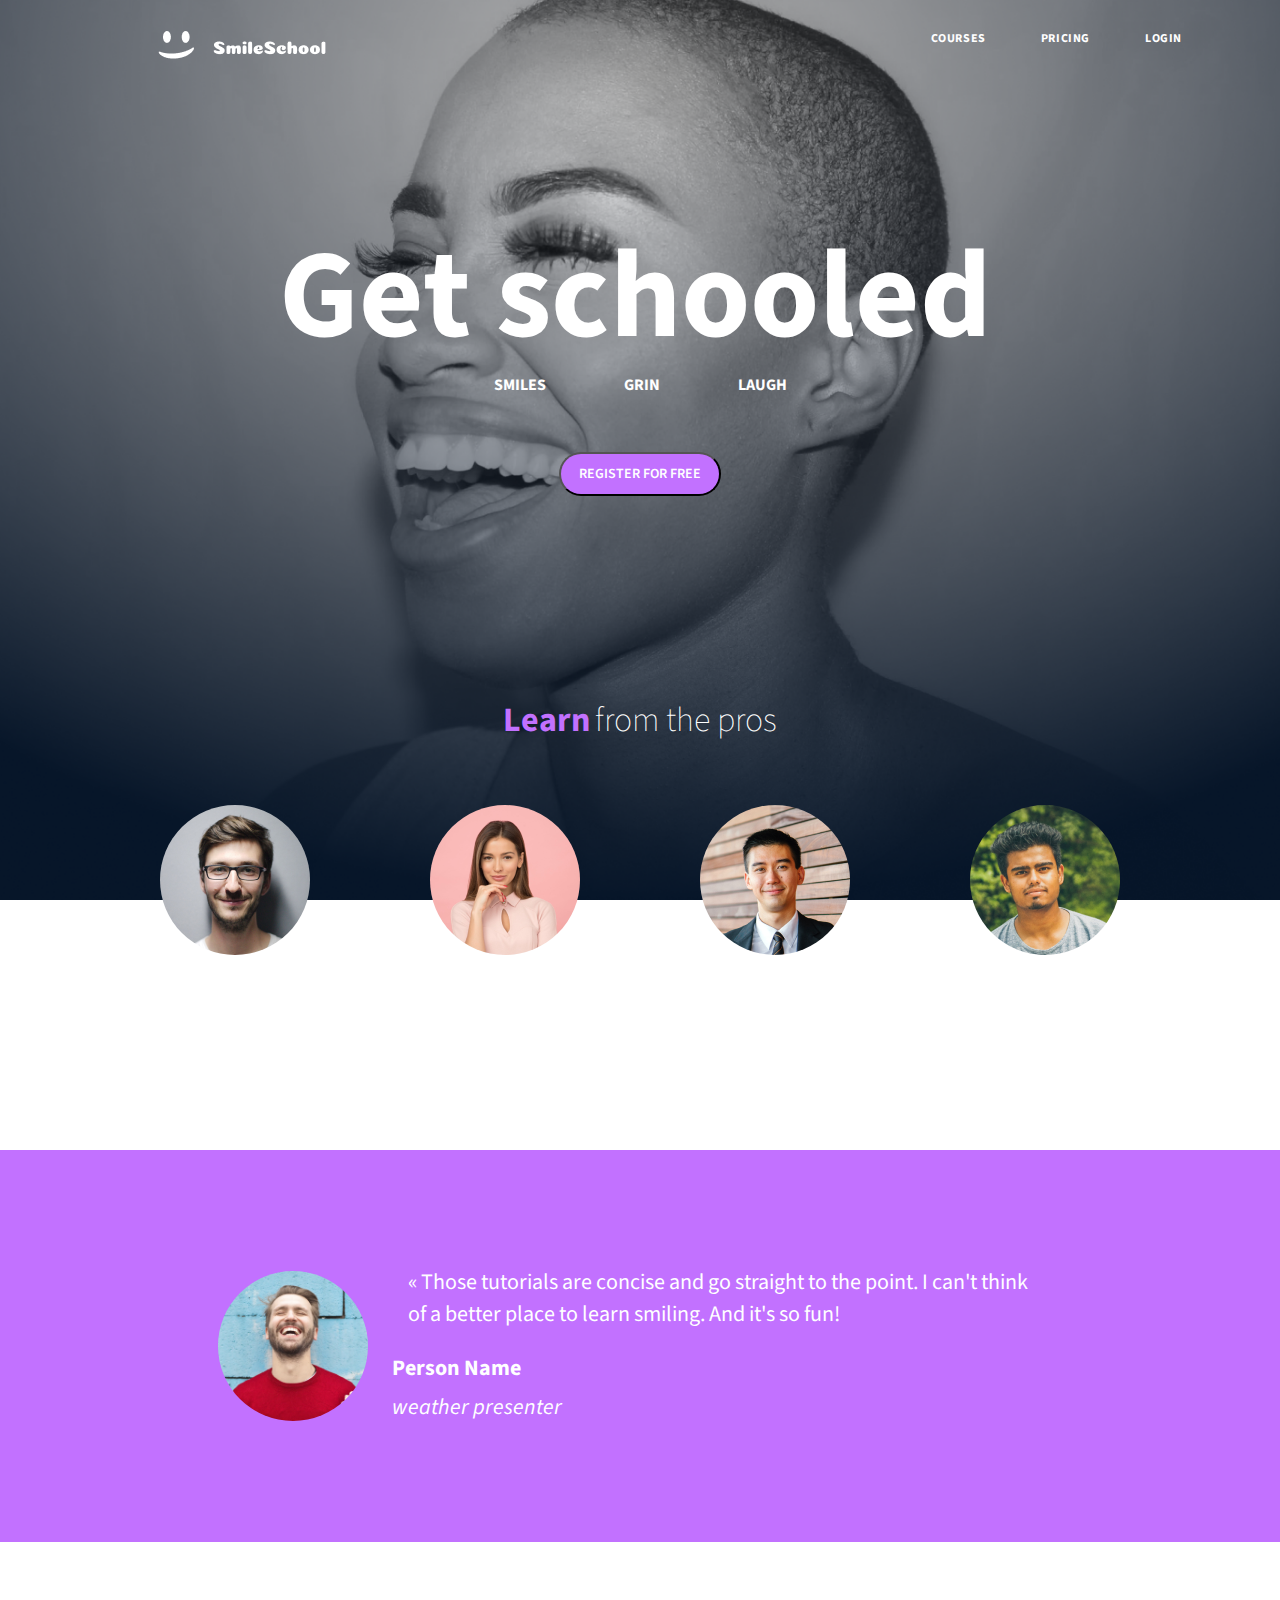
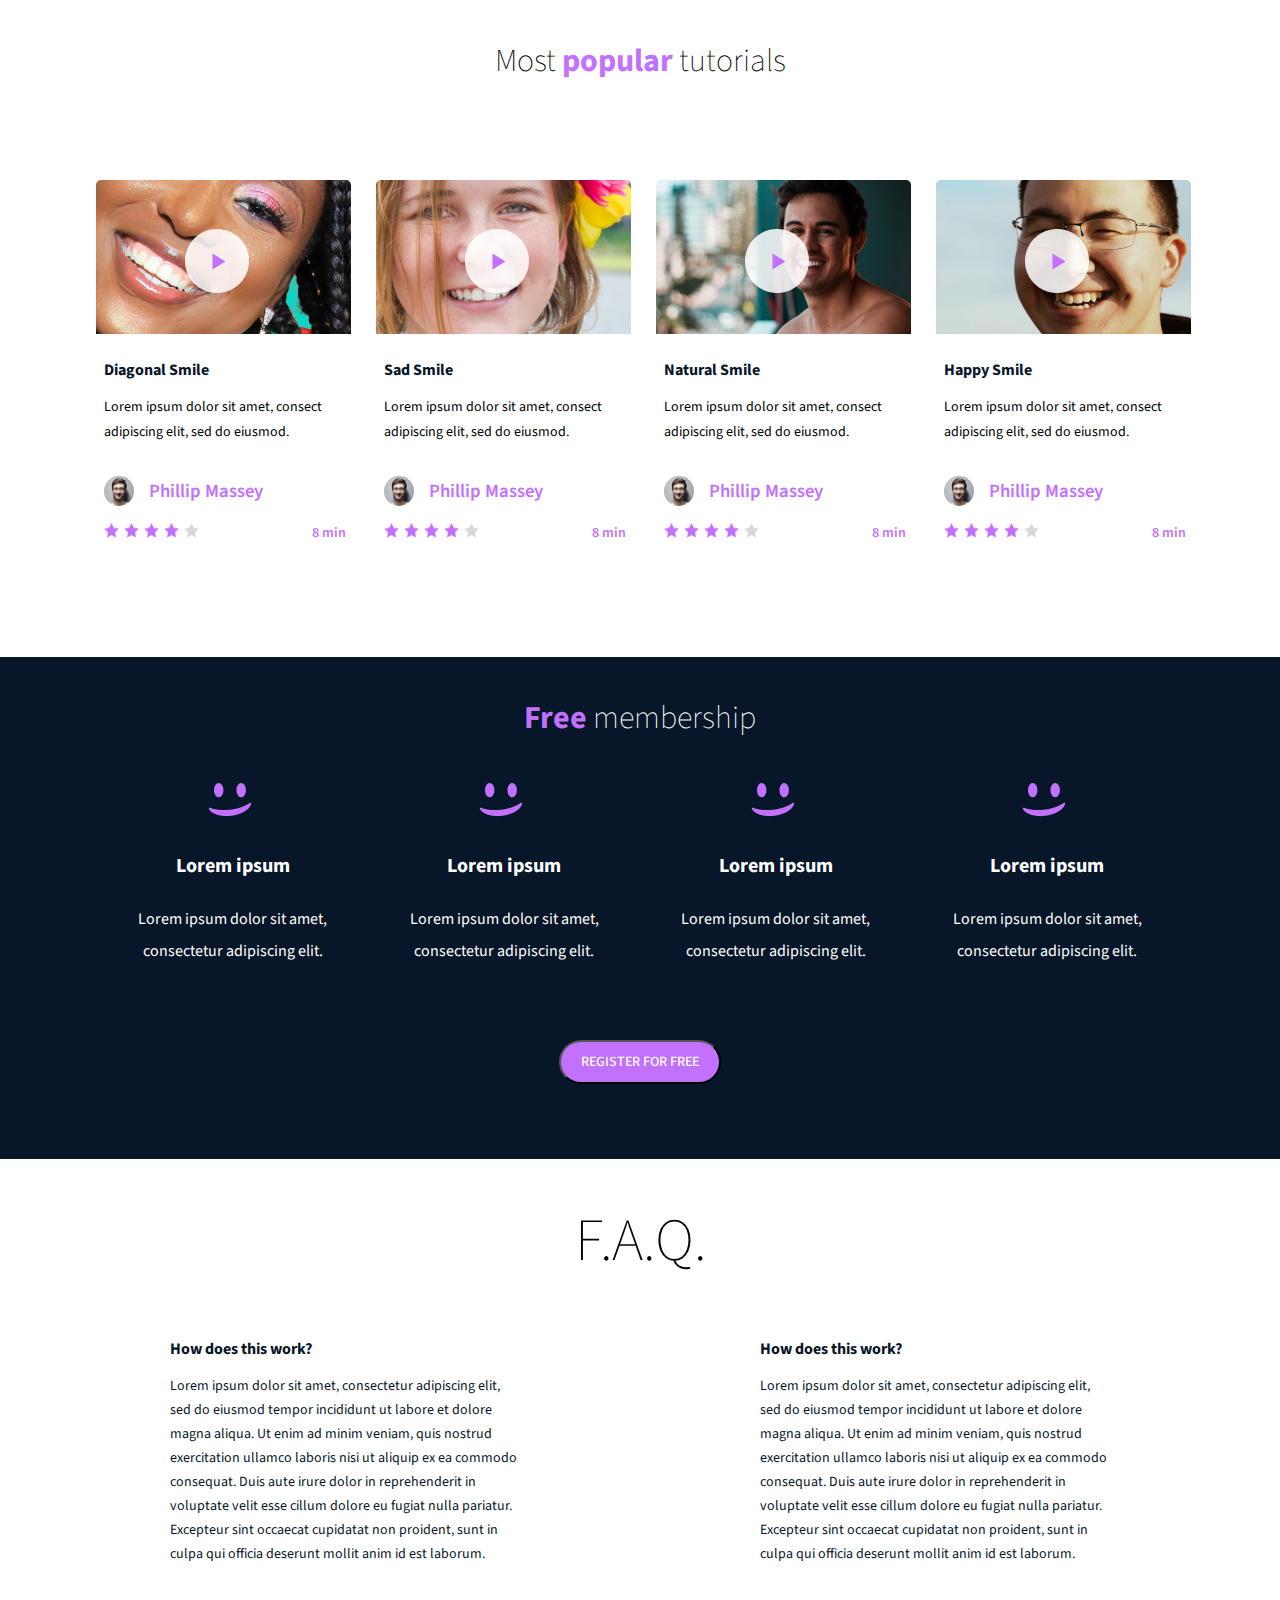
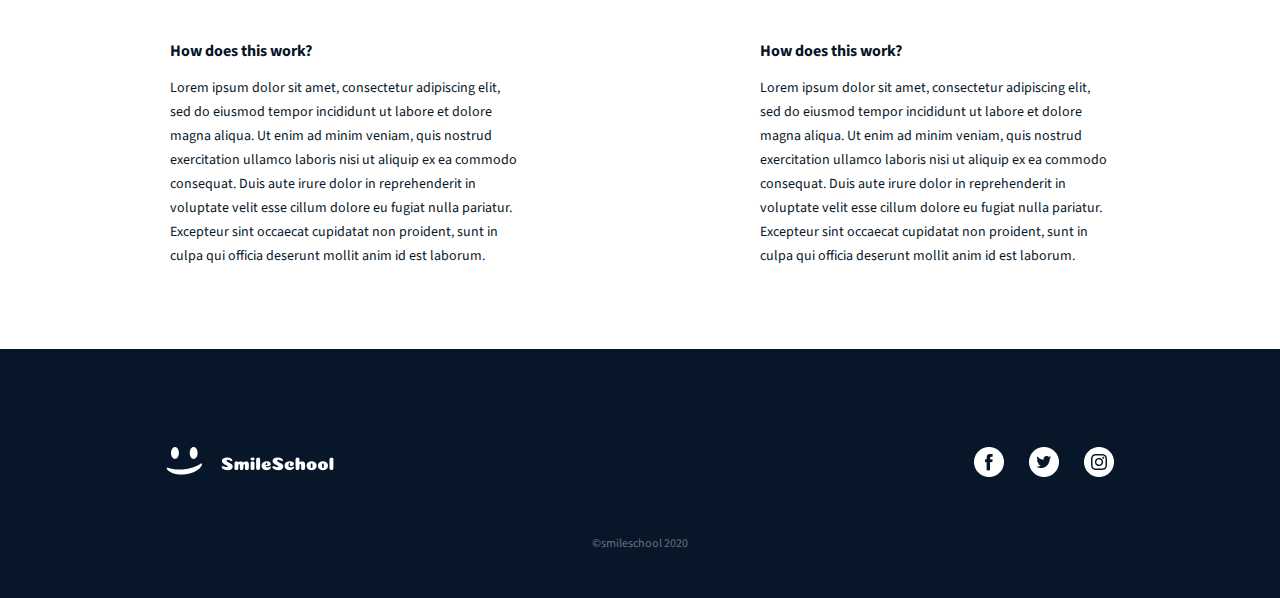
<file: css_advanced/index.html>
<!DOCTYPE html>
<html lang="en">
<head>
    <meta charset='UTF-8'>
    <meta name="viewport" content="initial-scale=1.0">
    <title>SmileSchool</title>
    <link rel="stylesheet" href="styles.css">
    <link href="https://fonts.googleapis.com/css2?family=Source+Sans+Pro:wght@400;700&display=swap" rel="stylesheet">
</head>
<body>

    <!-- Header -->
    <header>
        <!-- Container for links/logo -->
        <div id="navigation-bar">
            <a href="link_url" id="logo-link">
                <!-- SmileSchool Logo -->
                <img src="images/logo_with_name.png" alt="SmileLogo" id="logo-img">
            </a>
            <!-- Menu Links -->
            <div id="menu-container">
                <a href="#" class="menu-link">COURSES</a>
                <a href="#" class="menu-link">PRICING</a>
                <a href="#'" class="menu-link">LOGIN</a>
            </div>
        </div>

        <!-- Banner -->
        <section id="banner-section">
            <div id="banner">
                <h1 id="banner-heading">Get schooled </h1>
                <p id="banner-subheading"> SMILES GRIN LAUGH</p>
                <button id="register-button"> REGISTER FOR FREE </button>
            </div>
            <!-- Pro Head Shots with Awards-->
            <div id="pro-section">
                <h2 id="pro-heading">
                    <span id="learn">Learn</span> <span id="from-the-pros"> from the pros</span></h2>
            <div id="pro-headshots">
                <!-- Phillip Massey -->
                <div class="pro-container" id="phillip">
                    <img src="images/phillip.png" alt="PhillipMassey" class="pro-img">
                    <h3 class="pro-name">Phillip Massey</h3>
                    <p class="pro-award">&laquo; Smile of the year &raquo; 2018-2019</p>
                </div>
                <!-- Nannie Lawrence -->
                <div class="pro-container" id="nannie">
                    <img src="images/nannie.png" alt="NannieLawrence" class="pro-img">
                    <h3 class="pro-name">Nannie Lawrence</h3>
                    <p class="pro-award"> Best &laquo; little smile &raquo; 2017</p>
                </div>
                <!-- Bruce Walters -->
                <div class="pro-container" id="bruce">
                    <img src="images/bruce.png" alt="BruceWalters" class="pro-img">
                    <h3 class="pro-name">Bruce Walters</h3>
                    <p class="pro-award"> Best &laquo; Friend Smile &raquo; live performance 2019</p>
                </div>
                <!-- Henry Hughes -->
                <div class="pro-container" id="henry">
                    <img src="images/henry.png" alt="HenryHughes" class="pro-img">
                    <h3 class="pro-name">Henry Hughes</h3>
                    <p class="pro-award">&laquo; 24h smiles &raquo; winner 2016 - 2019 </p>
                </div>
            </div>
            </div>
        </section>
    </header>
    <main>

        <!-- Testimonial -->
        <section id="testimonial-section">
            <div id="testimonial">
                <!-- Laughing guy with quote -->
                <img src="images/testimonial.png" alt="QuoteImage" id="quote-img">
                <div id="quote-text">
                    <blockquote>
                       &laquo; Those tutorials are concise and go straight to the point. I can't think of a better place to learn smiling. And it's so fun!  
                    </blockquote>
                    <p id="quote-author">Person Name</p>
                    <p id="quote-title">weather presenter</p>
                </div>
            </div>
        </section>

        <!-- Tutorial Section with Video Links -->
        <section id="tutorials-section">
            <h1 id="tutorials-heading">Most<span id="popular"> popular </span>tutorials</h1>
            <div id="tutorials">
                <!-- Diagonal Smile -->
                <div class="tutorial-card" id="diagonal-smile">
                    <div class="video-images">
                        <img src="images/diagonalsmile.png" alt="DiagonalSmile" class="tutorial-img">
                        <img src="images/play.png" alt="play-button" class="play-button">
                    </div>
                    <h2 class="tutorial-title">Diagonal Smile</h2>
                    <p class="tutorial-description">Lorem ipsum dolor sit amet, consect adipiscing elit, sed do eiusmod.</p>
                    <div class="tutorial-author">
                        <div class="author-details">
                        <img src="images/phillip.png" alt="PhillipMassey" class="author-img">
                        <h3 class="author-name">Phillip Massey</h3>
                        </div>
                    <div class="tutorial-rating">
                        <div class="star-rating">
                            <img src="images/Star_1.png" alt="1-star" class="star-img">
                            <img src="images/Star_2.png" alt="2-star" class="star-img">
                            <img src="images/Star_3.png" alt="3-star" class="star-img">
                            <img src="images/Star_4.png" alt="4-star" class="star-img">
                            <img src="images/Star_5_blank.png" alt="5-star" class="star-img">
                        </div>
                        <p class="tutorial-length">8 min</p>
                    </div>
                    </div>
                </div>
                <!-- Sad Smile -->
                <div class="tutorial-card" id="sad-smile">
                    <div class="video-images">
                        <img src="images/sadsmile.png" alt="SadSmile" class="tutorial-img">
                        <img src="images/play.png" alt="play-button" class="play-button">
                    </div>                    <h2 class="tutorial-title">Sad Smile</h2>
                    <p class="tutorial-description">Lorem ipsum dolor sit amet, consect adipiscing elit, sed do eiusmod.</p>
                    <div class="tutorial-author">
                        <div class="author-details">
                        <img src="images/phillip.png" alt="PhillipMassey" class="author-img">
                        <h3 class="author-name">Phillip Massey</h3>
                        </div>
                    <div class="tutorial-rating">
                        <div class="star-rating">
                            <img src="images/Star_1.png" alt="1-star" class="star-img">
                            <img src="images/Star_2.png" alt="2-star" class="star-img">
                            <img src="images/Star_3.png" alt="3-star" class="star-img">
                            <img src="images/Star_4.png" alt="4-star" class="star-img">
                            <img src="images/Star_5_blank.png" alt="5-star" class="star-img">
                        </div>
                        <p class="tutorial-length">8 min</p>
                    </div>
                    </div>
                </div>
                <!-- Natural Smile -->
                <div class="tutorial-card" id="natural-smile">
                    <div class="video-images">
                        <img src="images/naturalsmile.png" alt="NaturalSmile" class="tutorial-img">
                        <img src="images/play.png" alt="play-button" class="play-button">
                    </div>                    
                    <h2 class="tutorial-title">Natural Smile</h2>
                    <p class="tutorial-description">Lorem ipsum dolor sit amet, consect adipiscing elit, sed do eiusmod.</p>
                    <div class="tutorial-author">
                        <div class="author-details">
                        <img src="images/phillip.png" alt="PhillipMassey" class="author-img">
                        <h3 class="author-name">Phillip Massey</h3>
                        </div>
                    <div class="tutorial-rating">
                        <div class="star-rating">
                            <img src="images/Star_1.png" alt="1-star" class="star-img">
                            <img src="images/Star_2.png" alt="2-star" class="star-img">
                            <img src="images/Star_3.png" alt="3-star" class="star-img">
                            <img src="images/Star_4.png" alt="4-star" class="star-img">
                            <img src="images/Star_5_blank.png" alt="5-star" class="star-img">
                        </div>
                        <p class="tutorial-length">8 min</p>
                    </div>
                    </div>
                </div>
                <!-- Happy Smile -->
                <div class="tutorial-card" id="happy-smile">
                    <div class="video-images">
                        <img src="images/happysmile.png" alt="HappySmile" class="tutorial-img">
                        <img src="images/play.png" alt="play-button" class="play-button">
                    </div>
                    <h2 class="tutorial-title">Happy Smile</h2>
                    <p class="tutorial-description">Lorem ipsum dolor sit amet, consect adipiscing elit, sed do eiusmod.</p>
                    <div class="tutorial-author">
                        <div class="author-details">
                        <img src="images/phillip.png" alt="PhillipMassey" class="author-img">
                        <h3 class="author-name">Phillip Massey</h3>
                        </div>
                    <div class="tutorial-rating">
                        <div class="star-rating">
                            <img src="images/Star_1.png" alt="1-star" class="star-img">
                            <img src="images/Star_2.png" alt="2-star" class="star-img">
                            <img src="images/Star_3.png" alt="3-star" class="star-img">
                            <img src="images/Star_4.png" alt="4-star" class="star-img">
                            <img src="images/Star_5_blank.png" alt="5-star" class="star-img">
                        </div>
                        <p class="tutorial-length">8 min</p>
                    </div>
                    </div>
                </div>
            </div>
        </section>

        <!-- Free Membership Section -->
        <section id="membership-section">
            <h1 id="membership-heading"><span id="free">Free</span> membership</h1>
            <div id="membership-container">
                <!-- Lorem ipsum div x4 -->
                <div class="membership-block">
                    <img src="images/smilelogo.png" alt="LoremIpsum" class="membership-block-img">
                    <h2 class="membership-block-title">Lorem ipsum</h2>
                    <p class="membership-block-description">Lorem ipsum dolor sit amet, consectetur adipiscing elit.</p>
                </div>
                <div class="membership-block">
                    <img src="images/smilelogo.png" alt="LoremIpsum" class="membership-block-img">
                    <h2 class="membership-block-title">Lorem ipsum</h2>
                    <p class="membership-block-description">Lorem ipsum dolor sit amet, consectetur adipiscing elit.</p>
                </div>
                <div class="membership-block">
                    <img src="images/smilelogo.png" alt="LoremIpsum" class="membership-block-img">
                    <h2 class="membership-block-title">Lorem ipsum</h2>
                    <p class="membership-block-description">Lorem ipsum dolor sit amet, consectetur adipiscing elit.</p>
                </div>
                <div class="membership-block">
                    <img src="images/smilelogo.png" alt="LoremIpsum" class="membership-block-img">
                    <h2 class="membership-block-title">Lorem ipsum</h2>
                    <p class="membership-block-description">Lorem ipsum dolor sit amet, consectetur adipiscing elit.</p>
                </div>
            </div>
            <!-- Register button -->
            <button id="reg-button-2">REGISTER FOR FREE</button>
        </section>

        <!-- F.A.Q. Section-->
        <section id="faq-section">
            <h1 id="faq-heading">F.A.Q.</h1>
            <div id="faq-container">
            <!-- How does this work div x4-->
                <div class="faq-row">
                    <div class="faq-item">
                        <h2 class="faq-question">How does this work?</h2>
                        <p class="faq-response">Lorem ipsum dolor sit amet, consectetur adipiscing elit, sed do eiusmod tempor incididunt ut labore et dolore magna aliqua. Ut enim ad minim veniam, quis nostrud exercitation ullamco laboris nisi ut aliquip ex ea commodo consequat. Duis aute irure dolor in reprehenderit in voluptate velit esse cillum dolore eu fugiat nulla pariatur. Excepteur sint occaecat cupidatat non proident, sunt in culpa qui officia deserunt mollit anim id est laborum.</p>
                    </div>
                    <div class="faq-item">
                        <h2 class="faq-question">How does this work?</h2>
                        <p class="faq-response">Lorem ipsum dolor sit amet, consectetur adipiscing elit, sed do eiusmod tempor incididunt ut labore et dolore magna aliqua. Ut enim ad minim veniam, quis nostrud exercitation ullamco laboris nisi ut aliquip ex ea commodo consequat. Duis aute irure dolor in reprehenderit in voluptate velit esse cillum dolore eu fugiat nulla pariatur. Excepteur sint occaecat cupidatat non proident, sunt in culpa qui officia deserunt mollit anim id est laborum.</p>
                    </div>
                </div>
                <div class="faq-row">
                    <div class="faq-item">
                        <h2 class="faq-question">How does this work?</h2>
                        <p class="faq-response">Lorem ipsum dolor sit amet, consectetur adipiscing elit, sed do eiusmod tempor incididunt ut labore et dolore magna aliqua. Ut enim ad minim veniam, quis nostrud exercitation ullamco laboris nisi ut aliquip ex ea commodo consequat. Duis aute irure dolor in reprehenderit in voluptate velit esse cillum dolore eu fugiat nulla pariatur. Excepteur sint occaecat cupidatat non proident, sunt in culpa qui officia deserunt mollit anim id est laborum.</p>
                    </div>
                    <div class="faq-item">
                        <h2 class="faq-question">How does this work?</h2>
                        <p class="faq-response">Lorem ipsum dolor sit amet, consectetur adipiscing elit, sed do eiusmod tempor incididunt ut labore et dolore magna aliqua. Ut enim ad minim veniam, quis nostrud exercitation ullamco laboris nisi ut aliquip ex ea commodo consequat. Duis aute irure dolor in reprehenderit in voluptate velit esse cillum dolore eu fugiat nulla pariatur. Excepteur sint occaecat cupidatat non proident, sunt in culpa qui officia deserunt mollit anim id est laborum.</p>
                    </div>
                </div>
            </div>
        </section>
    </main>

    <!-- Footer section -->
    <footer id="footer-section">
        <div id="footer-container">
            <div id="footer-logo">
                <!-- Smile School Logo -->
                <img src="images/logo_with_name.png" alt="logo" id="footer-logo-img" >
            </div>
                <div id="social-icons">
                    <!-- Social Media Icons -->
                    <a href="#">
                        <img src="images/Facebook_White.png" alt="Facebook" class="social-icon"></a>
                    <a href="#">
                        <img src="images/Twitter_White.png" alt="Twitter" class="social-icon"></a>
                    <a href="#">
                        <img src="images/Instagram_White.png" alt="Instagram" class="social-icon"></a>
                </div>
        </div>
        <!-- Copyright -->
        <p class="copyright-text">&copy;smileschool 2020</p>
    </footer>
</body>
</html>
</file>
<file: css_advanced/styles.css>
body {
    margin: 0;
    padding: 0;
    background-color: #FFFFFF;
    font-family: "Source Sans Pro";
    width: 100%;
}

/* Header */

header {
    background-image: url('images/background.png');
    background-size: cover;
    background-attachment: fixed;
    margin: 0px;
    width: 100%;
    height: 1150px;
}

/* Menu */

#navigation-bar {
    display: flex;
    justify-content: space-between;
    align-items: center;
    flex-direction: row;
    width: 100%;
    padding: 30px;
}

#logo-link {
    width: 167px;
    height: 29px;
    margin-left: 10%;
}

#menu-container {
    display: flex;
    justify-content: center;
    gap: 55px;
    height: 30px;
    margin-right: 10%;
}

a.menu-link {
    color: #FFFFFF;
    font-size: 12px;
    font-weight: 700;
    font-family: 'Source Sans Pro';
    text-decoration: none;
    letter-spacing: .05em; 
}

/* Banner */

#banner-section {
    width: 100%;
    margin-top: 4%;
    display: flex;
    justify-content: center;
    align-items: center;
    flex-direction: column;
}

#banner {
    display: flex;
    flex-direction: column;;
    align-items: center;
    justify-content: center;;
    width: 75%;
}

#banner-heading {
    color: #FFFFFF;
    font-size: 125px;
    font-weight: 700;
    font-family: "Source Sans Pro";
    white-space: nowrap;
    margin-top: 7%;
    margin-right:1%;
}

#banner-subheading {
    display: flex;
    justify-content: space-between;
    font-size: 16px;
    font-weight: 700;
    color: #FFFFFF;
    margin-top: -10%;
    gap: 100px;
    word-spacing: 75px;
}

#register-button {
    background-color: #c271ff;
    font-size: 14px;
    width: 162px;
    height: 44px;
    border-radius: 22px;
    font-family: "Source Sans Pro";
    font-weight: 600;
    color: #FFFFFF;
    margin-top: 40px;
}

/* 'Learn From the Pros' Section */

#pro-section {
    display: flex;
    width: 100%;
    justify-content: center;
    align-items: center;
    flex-direction: column;
}

#pro-heading {
    color: #FFFFFF;
    font-family: "Source Sans Pro";
    margin-top: 200px;
}

#learn {
    color: #C271FF;
    font-weight: 700;
    font-size: 34px;
}

#from-the-pros {
    font-weight: 50;
    font-size: 34px;
}

#pro-headshots {
    width: 75%;
    display: flex;
    justify-content: space-between;
}

.pro-container {
    text-align: center;
    margin-top: 40px;
    width: 150px;
}

.pro-img {
    border-radius: 50%;
    width: 150px;
    height: 150px;
}

.pro-name {
    margin-top: 10px;
    font-family: "Source Sans Pro";
    font-size: 18px;
    font-weight: 750;
    color: #FFFFFF;
}

.pro-award {
    font-size: 16px;
    font-style: italic;
    color: #FFFFFF;
    text-align: center;
    font-family: "Source Sans Pro";
    font-weight: 300;
    line-height: 24px;
}

/* Testimonial Section */

#testimonial-section {
    width: 100%;
}

#testimonial {
    width: 100%;
    display: flex;
    align-items:center;
    background-color: #C271FF;
    height: 392px;;
}

#quote-img {
    height: 150px;
    width: 150px;
    border-radius: 50%;
    margin-left: 17%;
}

#quote-text {
    display: flex;
    flex-direction: column;
    align-items: flex-start;
    justify-content: center;
    font-size: 22px;
    font-family: "Source Sans Pro";
    color:#FFFFFF;
    margin-bottom: 2%;
    width: 55%;
}

#quote-author {
    font-weight: 700;
    font-family: "Source Sans Pro";
    font-size: 22px;
    margin: 0;
    margin-left: 3.5%;
}

#quote-title {
    font-style:italic;
    font-size: 22px;
    margin: 0;
    padding-top: 1%;
    margin-left: 3.5%;
}

/* Tutorial Section */

#tutorials-section {
    width: 100%;
    height: 565px;
    display: flex;
    align-items: center;
    flex-direction: column;
    padding-bottom: 150px;
}

#tutorials-heading {
    font-size: 32px;
    font-family: "Source Sans Pro";
    font-weight: 100;
    margin-top: 7.5%;}

#tutorials {
    height: 450px;
    width: 85%;
    display: flex;
    flex-direction: row;
    justify-content: space-between;
    align-items: center;
    gap: 25px;
}

#popular {
    color:#C271FF;
    font-weight: 700;
}

.tutorial-card {
    width: 255px;
    height: 144px;
    margin-bottom: 10%;
}

.video-images {
    position: relative;
    width: 100%;
}

.tutorial-img {
    width: 100%;
    display: block;
}

.play-button {
    position: absolute;
    width: 64px;
    height: 64px;
    top: 49px;
    left: 35%;
}

.tutorial-title {
    font-family: "Source Sans Pro";
    font-weight: 700;
    margin-left: 3%; 
    font-size: 16px;
    color: #071629;
    margin-top: 10%;
}

.tutorial-description {
    font-family: "Source Sans Pro";
    font-size: 14px;
    line-height: 25px;
    margin-left: 3%;
}

.tutorial-author {
    display: flex;
    flex-direction: column;
    align-items: flex-start;
    margin-left: 3%;
}

.author-details {
    display: flex;
    align-items: center;
    gap: 15px;
}

.author-img {
    border-radius: 50%;
    width: 30px;
    height: 30px;
}

.author-name {
    font-size: 14;
    font-weight: 600;
    color:#C271FF;
}

.tutorial-rating {
    display: flex;
    width: 255px;
    justify-content: space-between;
}

.star-rating {
    display: flex;
    gap: 5px;
}

.star-img {
    width: 15px;
    height: 15px;
}

.tutorial-length {
    font-size: 14px;
    font-weight: 600;
    color:#C271FF;
    margin: 0px;
    font-family: "Source Sans Pro";
    margin-right: 5%;
}

/* Free Membership Section */

#membership-section {
    display: flex;
    flex-direction: column;
    align-items: center;
    width: 100%;
    height: 502px;
    background-color: #071629;
}

#membership-heading {
    font-family: "Source Sans Pro";
    margin-top: 3%;
    color: #FFFFFF;
    font-size: 32px;
    font-weight: 5;
}

#free {
    color:#C271FF;
    font-weight: 700;
}


#membership-container {
    width: 85%;
    display: flex;
    flex-direction: row;
    justify-content: space-evenly;
    gap: 35px;
}

.membership-block {
    margin-top: 20px;
    height: 257px;
    width: 200px;
    line-height: 2;
}

.membership-block-img {
    margin-left: 75px;
}

.membership-block-title {
    color: #FFFFFF;
    font-family: "Source Sans Pro";
    font-weight: 600px;
    font-size: 20px;
    text-align: center;
}

.membership-block-description {
    color: #FFFFFF;
    text-align: center;
}

#reg-button-2 {
    background-color: #C271FF;
    font-size: 14px;
    width: 162px;
    height: 44px;
    border-radius: 22px;
    font-family: "Source Sans Pro";
    font-weight: 500;
    color: #FFFFFF;
}

/* F.A.Q. Section */

#faq-section {
    display: flex;;
    align-items: center;
    flex-direction: column;;
    width: 100%;
    height: 790px;
}

#faq-heading {
    font-family: "Source Sans Pro";
    font-size: 60px;
    font-weight: lighter;
}

#faq-container {
    margin: 0 auto;
}

.faq-row {
    display: flex;
    justify-content: space-evenly;
    gap: 240px;
    margin-bottom: 60px;
}

.faq-item {
    width: 350px;
    height: 242px;
}

.faq-question {
    font-family: "Source Sans Pro";
    font-weight: 700;
    color: #071629;
    font-size: 16px;
}

.faq-response {
    font-family: "Source Sans Pro";
    font-weight: 400;
    font-size: 14px;
    color: #071629;
    line-height: 24px;
}

/* Footer */

#footer-section {
    background-color: #071629;
    height: 249px;
    width: 100%;
    display: flex;
    flex-direction: column;
    align-items: center;
    justify-content: center;;
}

#footer-container {
    display: flex;
    padding-top: 5%;;
    width: 100%;;
    justify-content: space-between;
    align-items: center;
}

#footer-logo {
    margin-left: 13%;
}

#social-icons {
    margin-right: 13%;
    display: flex;
    gap: 25px;
}

.copyright-text {
    font-size: 12px;
    font-weight: 400;
    font-family: "Source Sans Pro";
    color: rgba(255, 255, 255, 0.4);
    text-align: center;
    margin-top: 4%;
}
</file>
